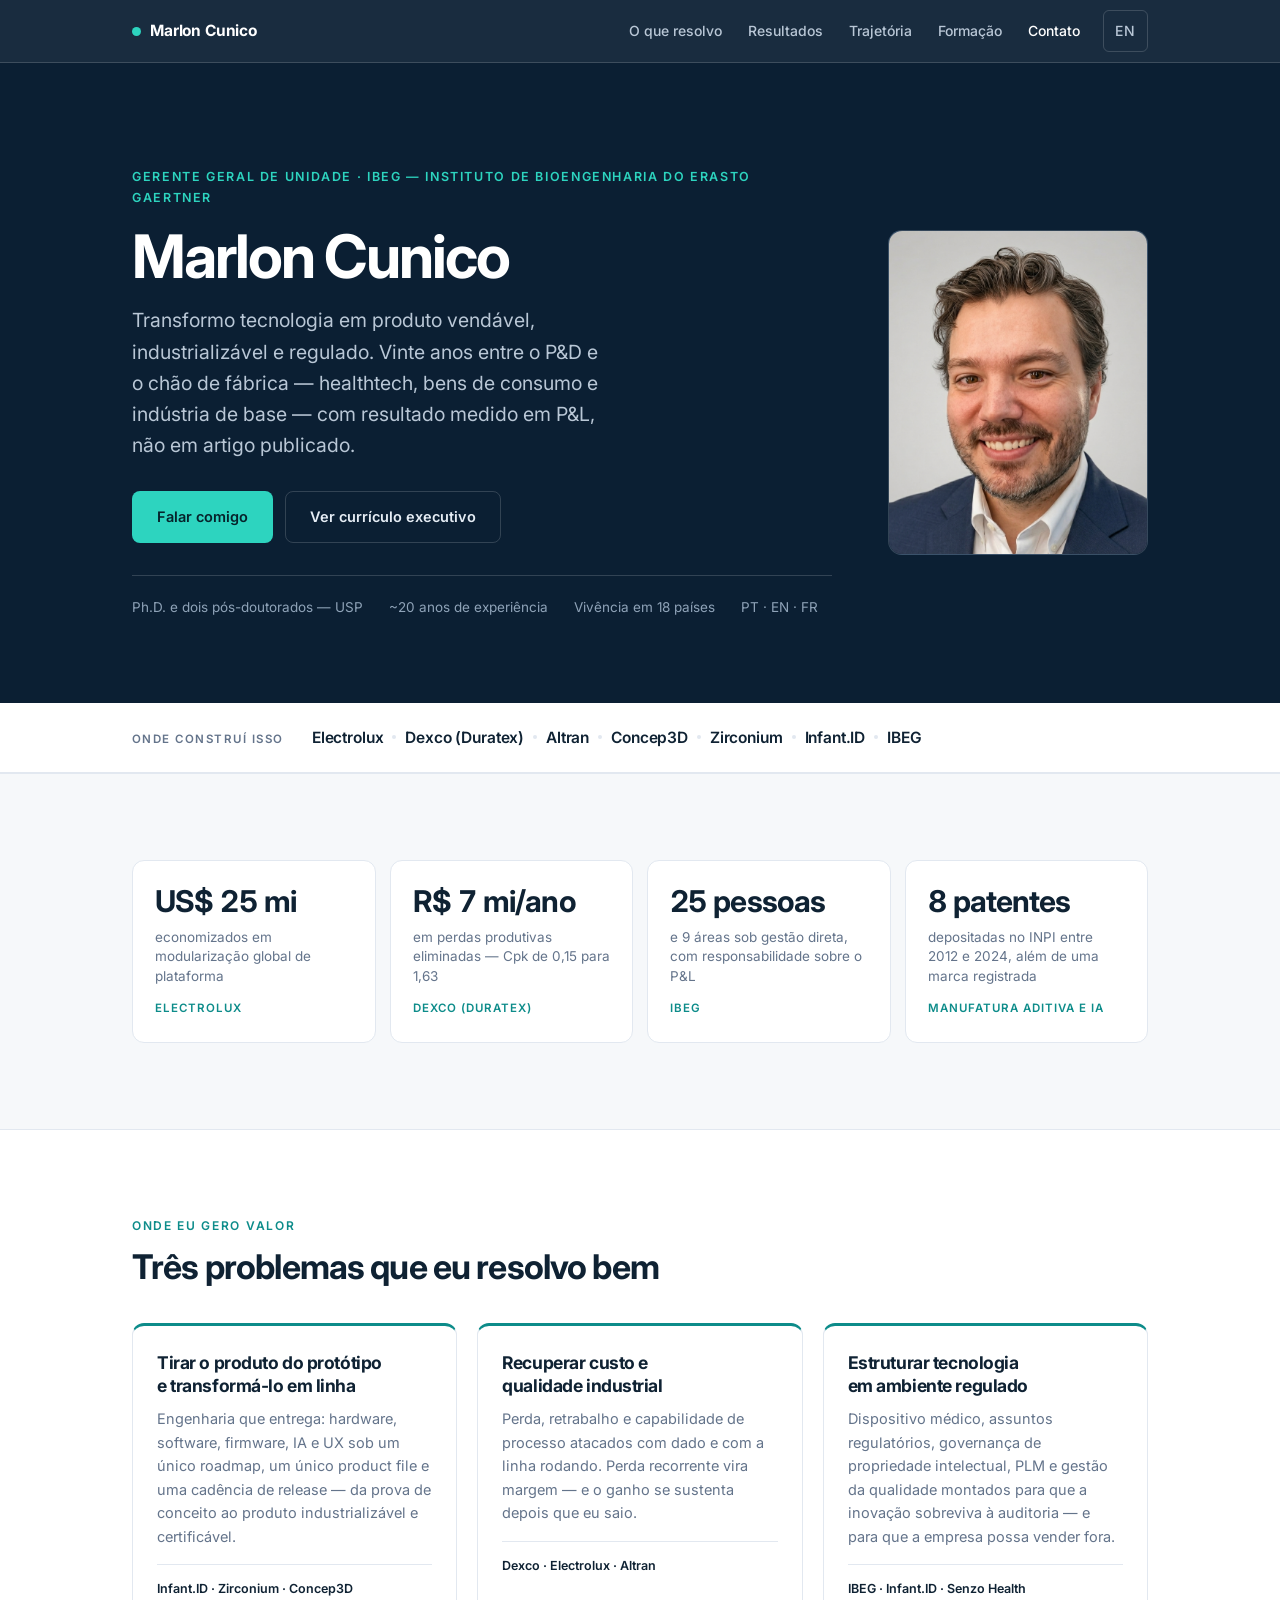
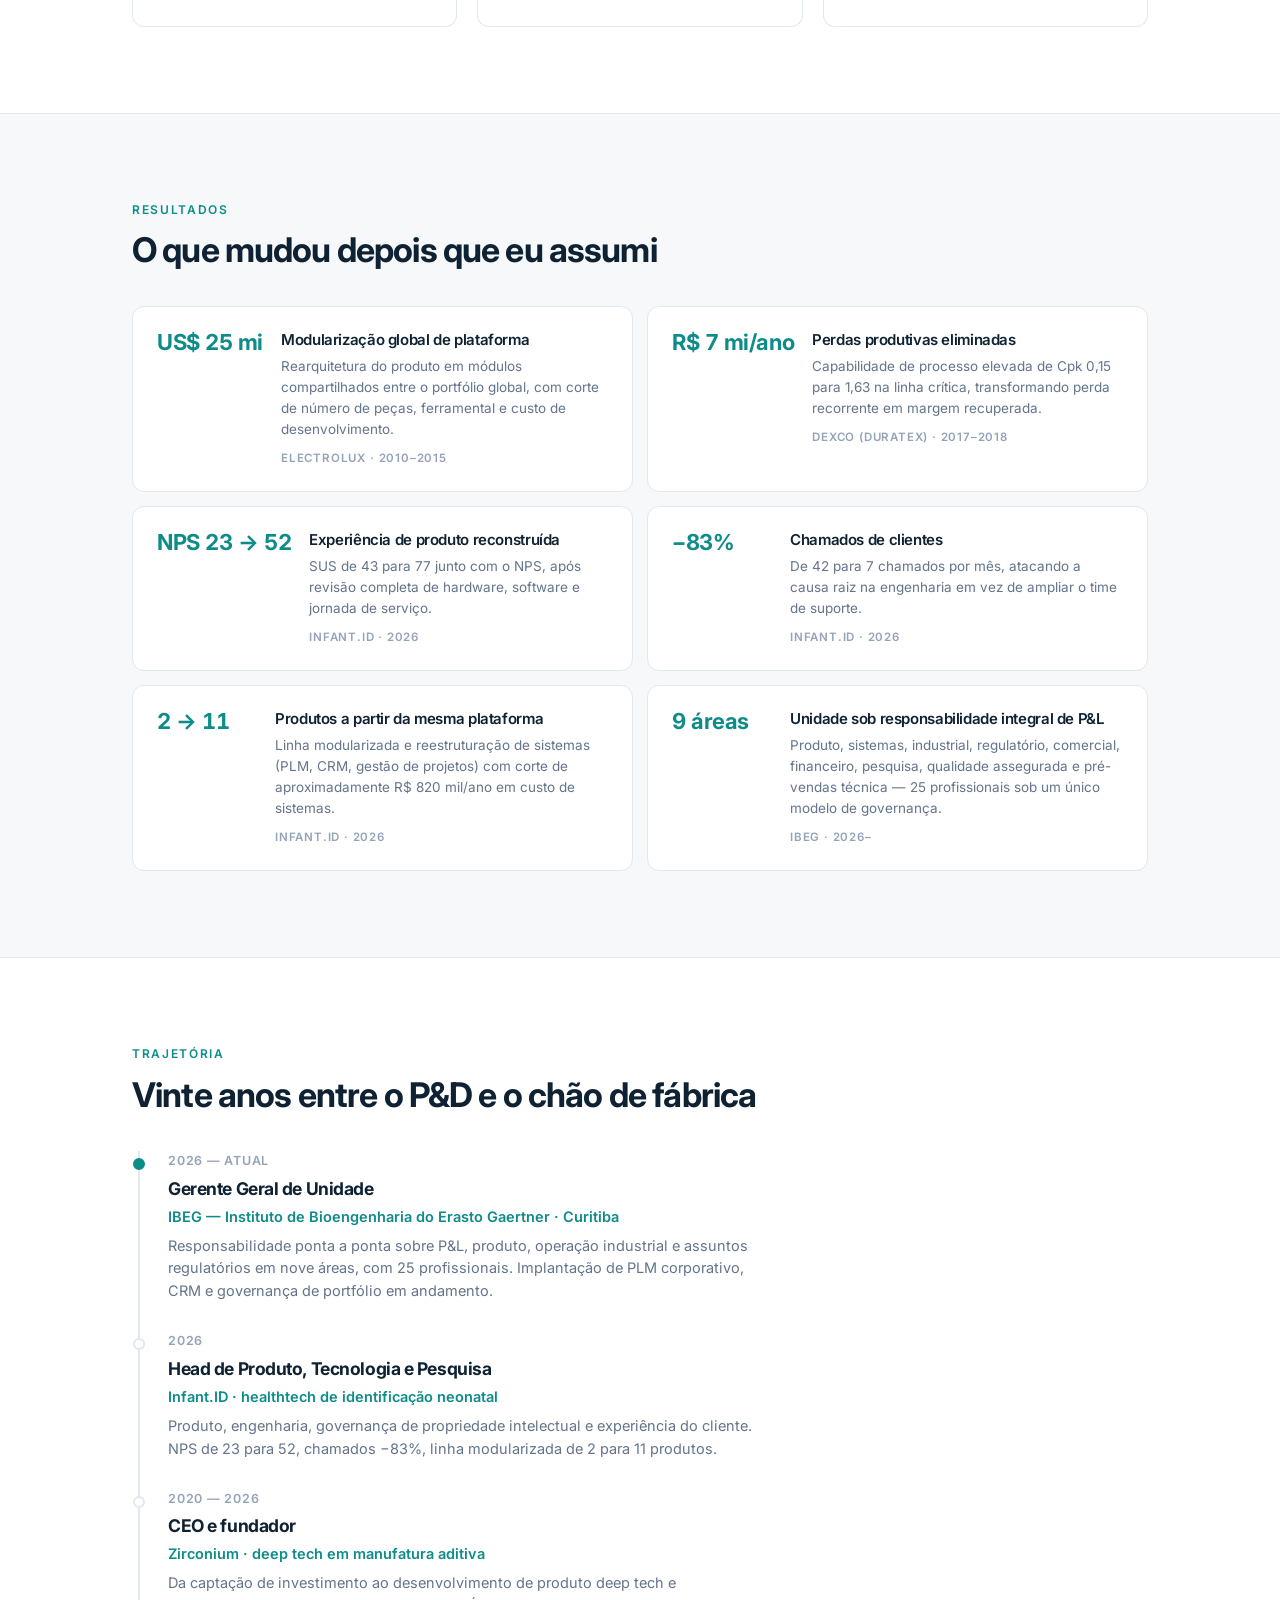
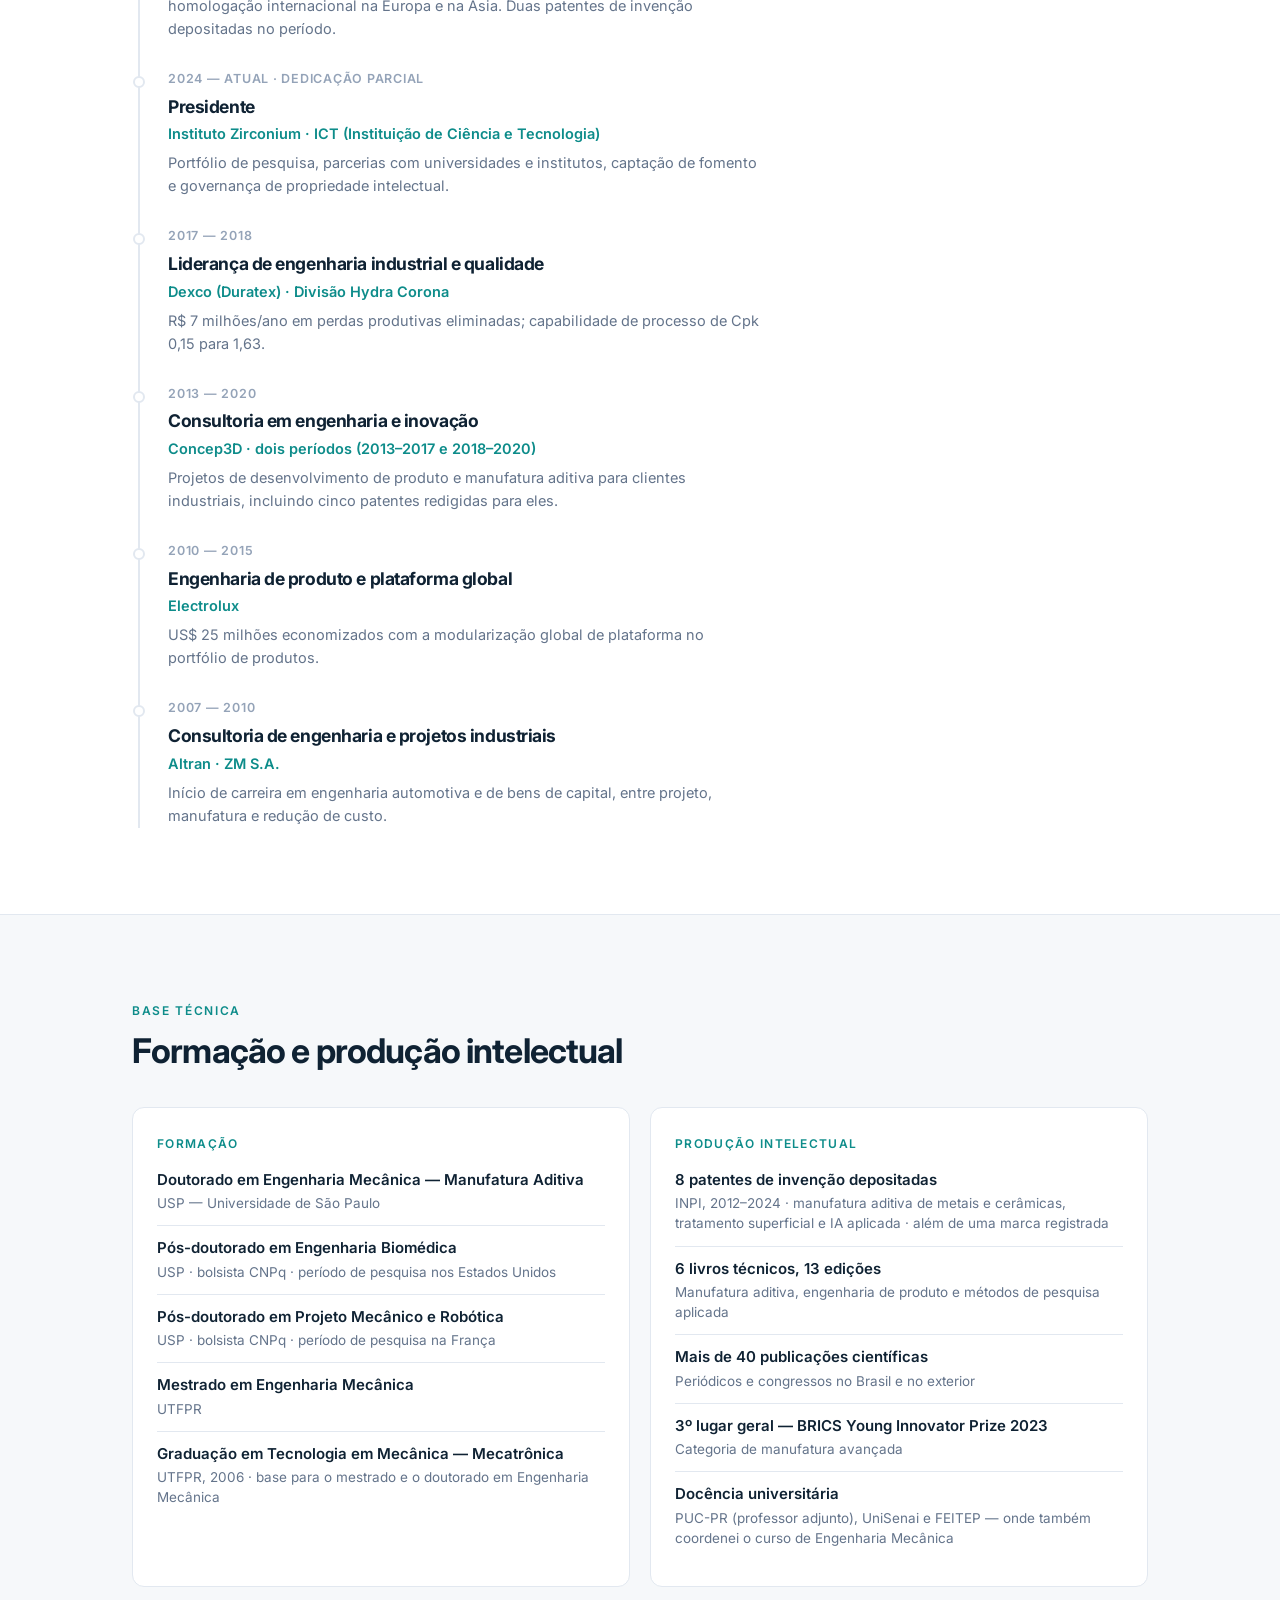
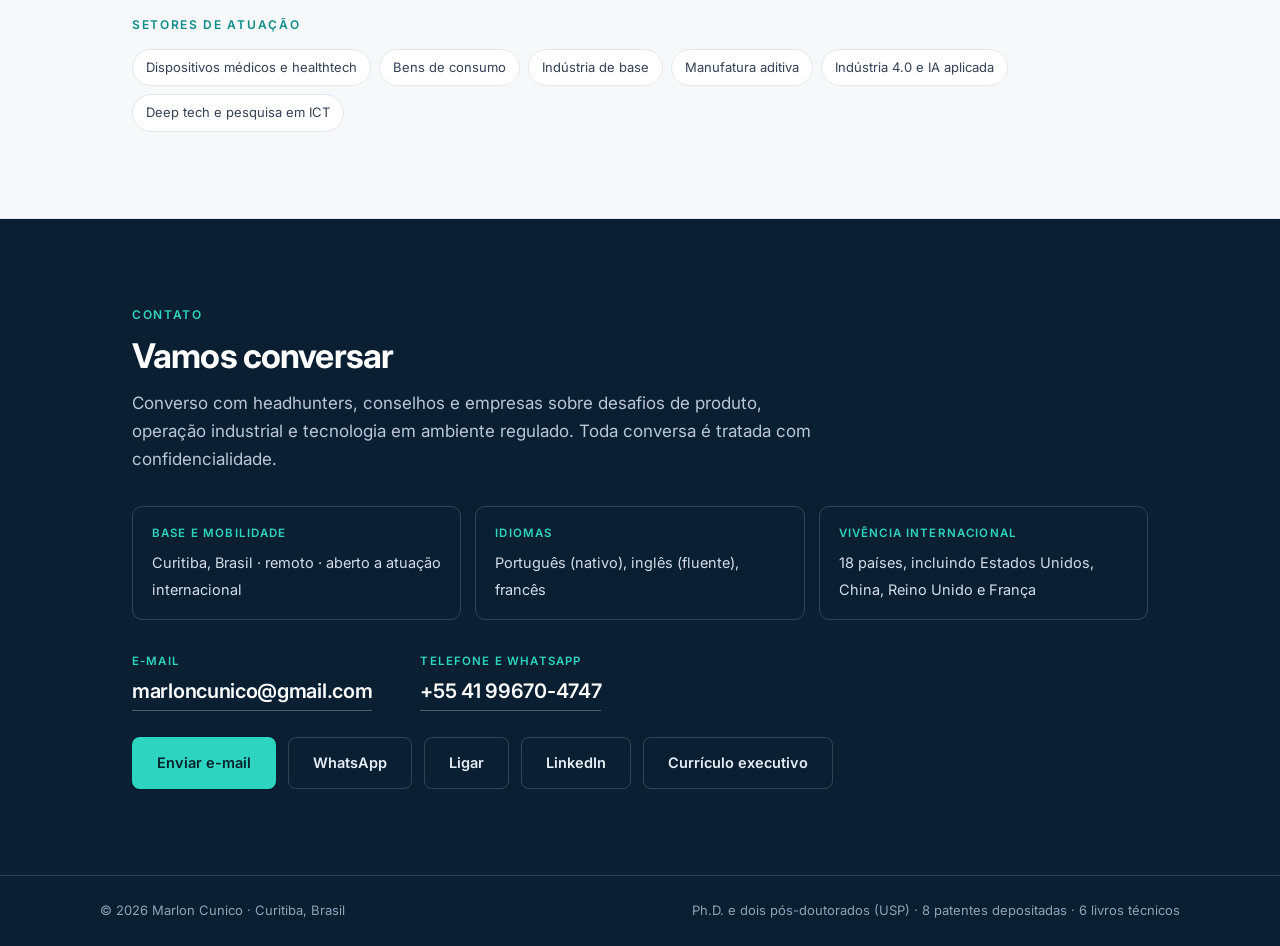
<file: index.html>
<!DOCTYPE html>
<html lang="pt-BR">
<head>
  <!-- Google Tag Manager -->
<script>(function(w,d,s,l,i){w[l]=w[l]||[];w[l].push({'gtm.start':
new Date().getTime(),event:'gtm.js'});var f=d.getElementsByTagName(s)[0],
j=d.createElement(s),dl=l!='dataLayer'?'&l='+l:'';j.async=true;j.src=
'https://www.googletagmanager.com/gtm.js?id='+i+dl;f.parentNode.insertBefore(j,f);
})(window,document,'script','dataLayer','GTM-KL75JTVR');</script>
<!-- End Google Tag Manager -->

  <!-- Google tag (gtag.js) -->
<script async src="https://www.googletagmanager.com/gtag/js?id=G-QDK02YBFKL"></script>
<script>
  window.dataLayer = window.dataLayer || [];
  function gtag(){dataLayer.push(arguments);}
  gtag('js', new Date());

  gtag('config', 'G-QDK02YBFKL');
</script>
  
<meta charset="utf-8">
<meta name="viewport" content="width=device-width, initial-scale=1">
<title>Marlon Cunico — Gerente Geral de Unidade | Operações Industriais, Manufatura e Qualidade | Healthtech, Dispositivos Médicos e Indústria de Base | Lean, Seis Sigma e ISO 9001/13485 | Ph.D.</title>
<meta name="description" content="Executivo de P&D e indústria com ~20 anos entre engenharia avançada e chão de fábrica. Gerente Geral de Unidade no IBEG, Ph.D. e dois pós-doutorados pela USP, 8 patentes depositadas. Healthtech, dispositivos médicos e Indústria 4.0.">
<meta name="author" content="Marlon Wesley Machado Cunico">
<link rel="canonical" href="https://www.marloncunico.com/">
<link rel="alternate" hreflang="pt-BR" href="https://www.marloncunico.com/">
<link rel="alternate" hreflang="en" href="https://www.marloncunico.com/en/">
<link rel="alternate" hreflang="x-default" href="https://www.marloncunico.com/">

<meta property="og:type" content="profile">
<meta property="og:locale" content="pt_BR">
<meta property="og:locale:alternate" content="en_US">
<meta property="og:site_name" content="Marlon Cunico">
<meta property="og:title" content="Marlon Cunico — Executivo de P&D e Indústria">
<meta property="og:description" content="Transformo tecnologia em produto vendável, industrializável e regulado. US$ 25 mi em modularização global, R$ 7 mi/ano em perdas eliminadas, 9 áreas e 25 profissionais sob gestão.">
<meta property="og:url" content="https://www.marloncunico.com/">
<meta property="og:image" content="https://www.marloncunico.com/assets/img/og-image.png">
<meta property="og:image:width" content="1200">
<meta property="og:image:height" content="630">
<meta name="twitter:card" content="summary_large_image">
<meta name="theme-color" content="#0B1F33">

<link rel="icon" href="assets/img/favicon.svg" type="image/svg+xml">
<link rel="apple-touch-icon" href="assets/img/favicon.svg">
<link rel="preconnect" href="https://fonts.googleapis.com">
<link rel="preconnect" href="https://fonts.gstatic.com" crossorigin>
<link rel="stylesheet" href="https://fonts.googleapis.com/css2?family=Inter:wght@400;500;600;700&display=swap">
<link rel="stylesheet" href="assets/css/style.css">
</head>
<body>
<a class="skip" href="#conteudo">Ir para o conteúdo</a>

<header class="site-head">
  <div class="wrap head-in">
    <a class="brand" href="#topo"><span class="dot"></span>Marlon Cunico</a>
    <button class="nav-toggle" type="button" aria-expanded="false" aria-controls="menu">Menu</button>
    <nav class="nav" id="menu" aria-label="Navegação principal">
      <a href="#problemas">O que resolvo</a>
      <a href="#resultados">Resultados</a>
      <a href="#trajetoria">Trajetória</a>
      <a href="#formacao">Formação</a>
      <a href="#contato">Contato</a>
      <a class="lang" href="en/" hreflang="en" lang="en">EN</a>
    </nav>
  </div>
</header>

<main id="conteudo">
  
<!-- Google Tag Manager (noscript) -->
<noscript><iframe src="https://www.googletagmanager.com/ns.html?id=GTM-KL75JTVR"
height="0" width="0" style="display:none;visibility:hidden"></iframe></noscript>
<!-- End Google Tag Manager (noscript) -->
  
<!-- ============================ HERO ============================ -->
<section class="hero" id="topo">
  <div class="wrap hero-grid">
    <div>
      <p class="kicker">Gerente Geral de Unidade · IBEG — Instituto de Bioengenharia do Erasto Gaertner</p>
      <h1>Marlon Cunico</h1>
      <p class="tagline">Transformo tecnologia em produto vendável, industrializável e regulado. Vinte anos entre o P&amp;D e o chão de fábrica — healthtech, bens de consumo e indústria de base — com resultado medido em P&amp;L, não em artigo publicado.</p>
      <div class="actions">
        <a class="btn btn--primary" href="mailto:marloncunico@gmail.com?subject=Contato%20executivo">Falar comigo</a>
        <a class="btn btn--ghost" href="https://drive.google.com/file/d/14XH7ylB9glgFxS18YAsTc5bB_9QrBayX/view?usp=drive_link" target="_blank" rel="noopener">Ver currículo executivo</a>
      </div>
      <p class="meta">
        <span>Ph.D. e dois pós-doutorados — USP</span>
        <span>~20 anos de experiência</span>
        <span>Vivência em 18 países</span>
        <span>PT · EN · FR</span>
      </p>
    </div>

    <!-- Para trocar a foto, substitua assets/img/marlon-cunico.png (proporção 4:5). -->
    <figure class="portrait">
      <img src="assets/img/marlon-cunico.png" alt="Marlon Cunico" width="640" height="800" onerror="this.remove()">
      <span class="portrait-mono" aria-hidden="true">MC</span>
    </figure>
  </div>
</section>

<!-- ============================ EMPRESAS ============================ -->
<section class="trust" aria-label="Empresas onde atuei">
  <div class="wrap trust-in">
    <p class="trust-label">Onde construí isso</p>
    <ul class="trust-list">
      <li>Electrolux</li>
      <li>Dexco (Duratex)</li>
      <li>Altran</li>
      <li>Concep3D</li>
      <li>Zirconium</li>
      <li>Infant.ID</li>
      <li>IBEG</li>
    </ul>
  </div>
</section>

<!-- ============================ NÚMEROS ============================ -->
<section class="section section--tint" aria-label="Números de carreira">
  <div class="wrap">
    <ul class="kpis">
      <li class="kpi">
        <p class="figure">US$ 25 mi</p>
        <p class="label">economizados em modularização global de plataforma</p>
        <p class="source">Electrolux</p>
      </li>
      <li class="kpi">
        <p class="figure">R$ 7 mi/ano</p>
        <p class="label">em perdas produtivas eliminadas — Cpk de 0,15 para 1,63</p>
        <p class="source">Dexco (Duratex)</p>
      </li>
      <li class="kpi">
        <p class="figure">25 pessoas</p>
        <p class="label">e 9 áreas sob gestão direta, com responsabilidade sobre o P&amp;L</p>
        <p class="source">IBEG</p>
      </li>
      <li class="kpi">
        <p class="figure">8 patentes</p>
        <p class="label">depositadas no INPI entre 2012 e 2024, além de uma marca registrada</p>
        <p class="source">Manufatura aditiva e IA</p>
      </li>
    </ul>
  </div>
</section>

<!-- ============================ PROBLEMAS ============================ -->
<section class="section" id="problemas">
  <div class="wrap">
    <div class="head-gap">
      <p class="eyebrow">Onde eu gero valor</p>
      <h2>Três problemas que eu resolvo bem</h2>
    </div>
    <div class="problems">
      <article class="problem">
        <h3>Tirar o produto do protótipo e transformá-lo em linha</h3>
        <p>Engenharia que entrega: hardware, software, firmware, IA e UX sob um único roadmap, um único product file e uma cadência de release — da prova de conceito ao produto industrializável e certificável.</p>
        <p class="who">Infant.ID · Zirconium · Concep3D</p>
      </article>
      <article class="problem">
        <h3>Recuperar custo e qualidade industrial</h3>
        <p>Perda, retrabalho e capabilidade de processo atacados com dado e com a linha rodando. Perda recorrente vira margem — e o ganho se sustenta depois que eu saio.</p>
        <p class="who">Dexco · Electrolux · Altran</p>
      </article>
      <article class="problem">
        <h3>Estruturar tecnologia em ambiente regulado</h3>
        <p>Dispositivo médico, assuntos regulatórios, governança de propriedade intelectual, PLM e gestão da qualidade montados para que a inovação sobreviva à auditoria — e para que a empresa possa vender fora.</p>
        <p class="who">IBEG · Infant.ID · Senzo Health</p>
      </article>
    </div>
  </div>
</section>

<!-- ============================ RESULTADOS ============================ -->
<section class="section section--tint" id="resultados">
  <div class="wrap">
    <div class="head-gap">
      <p class="eyebrow">Resultados</p>
      <h2>O que mudou depois que eu assumi</h2>
    </div>
    <div class="results">
      <article class="result">
        <p class="figure">US$ 25 mi</p>
        <div>
          <h3>Modularização global de plataforma</h3>
          <p>Rearquitetura do produto em módulos compartilhados entre o portfólio global, com corte de número de peças, ferramental e custo de desenvolvimento.</p>
          <p class="where">Electrolux · 2010–2015</p>
        </div>
      </article>
      <article class="result">
        <p class="figure">R$ 7 mi/ano</p>
        <div>
          <h3>Perdas produtivas eliminadas</h3>
          <p>Capabilidade de processo elevada de Cpk 0,15 para 1,63 na linha crítica, transformando perda recorrente em margem recuperada.</p>
          <p class="where">Dexco (Duratex) · 2017–2018</p>
        </div>
      </article>
      <article class="result">
        <p class="figure">NPS 23 → 52</p>
        <div>
          <h3>Experiência de produto reconstruída</h3>
          <p>SUS de 43 para 77 junto com o NPS, após revisão completa de hardware, software e jornada de serviço.</p>
          <p class="where">Infant.ID · 2026</p>
        </div>
      </article>
      <article class="result">
        <p class="figure">−83%</p>
        <div>
          <h3>Chamados de clientes</h3>
          <p>De 42 para 7 chamados por mês, atacando a causa raiz na engenharia em vez de ampliar o time de suporte.</p>
          <p class="where">Infant.ID · 2026</p>
        </div>
      </article>
      <article class="result">
        <p class="figure">2 → 11</p>
        <div>
          <h3>Produtos a partir da mesma plataforma</h3>
          <p>Linha modularizada e reestruturação de sistemas (PLM, CRM, gestão de projetos) com corte de aproximadamente R$ 820 mil/ano em custo de sistemas.</p>
          <p class="where">Infant.ID · 2026</p>
        </div>
      </article>
      <article class="result">
        <p class="figure">9 áreas</p>
        <div>
          <h3>Unidade sob responsabilidade integral de P&amp;L</h3>
          <p>Produto, sistemas, industrial, regulatório, comercial, financeiro, pesquisa, qualidade assegurada e pré-vendas técnica — 25 profissionais sob um único modelo de governança.</p>
          <p class="where">IBEG · 2026–</p>
        </div>
      </article>
    </div>
  </div>
</section>

<!-- ============================ TRAJETÓRIA ============================ -->
<section class="section" id="trajetoria">
  <div class="wrap">
    <div class="head-gap">
      <p class="eyebrow">Trajetória</p>
      <h2>Vinte anos entre o P&amp;D e o chão de fábrica</h2>
    </div>
    <ol class="timeline">
      <li class="current">
        <p class="when">2026 — atual</p>
        <h3>Gerente Geral de Unidade</h3>
        <p class="org">IBEG — Instituto de Bioengenharia do Erasto Gaertner · Curitiba</p>
        <p>Responsabilidade ponta a ponta sobre P&amp;L, produto, operação industrial e assuntos regulatórios em nove áreas, com 25 profissionais. Implantação de PLM corporativo, CRM e governança de portfólio em andamento.</p>
      </li>
      <li>
        <p class="when">2026</p>
        <h3>Head de Produto, Tecnologia e Pesquisa</h3>
        <p class="org">Infant.ID · healthtech de identificação neonatal</p>
        <p>Produto, engenharia, governança de propriedade intelectual e experiência do cliente. NPS de 23 para 52, chamados −83%, linha modularizada de 2 para 11 produtos.</p>
      </li>
      <li>
        <p class="when">2020 — 2026</p>
        <h3>CEO e fundador</h3>
        <p class="org">Zirconium · deep tech em manufatura aditiva</p>
        <p>Da captação de investimento ao desenvolvimento de produto deep tech e homologação internacional na Europa e na Ásia. Duas patentes de invenção depositadas no período.</p>
      </li>
      <li>
        <p class="when">2024 — atual · dedicação parcial</p>
        <h3>Presidente</h3>
        <p class="org">Instituto Zirconium · ICT (Instituição de Ciência e Tecnologia)</p>
        <p>Portfólio de pesquisa, parcerias com universidades e institutos, captação de fomento e governança de propriedade intelectual.</p>
      </li>
      <li>
        <p class="when">2017 — 2018</p>
        <h3>Liderança de engenharia industrial e qualidade</h3>
        <p class="org">Dexco (Duratex) · Divisão Hydra Corona</p>
        <p>R$ 7 milhões/ano em perdas produtivas eliminadas; capabilidade de processo de Cpk 0,15 para 1,63.</p>
      </li>
      <li>
        <p class="when">2013 — 2020</p>
        <h3>Consultoria em engenharia e inovação</h3>
        <p class="org">Concep3D · dois períodos (2013–2017 e 2018–2020)</p>
        <p>Projetos de desenvolvimento de produto e manufatura aditiva para clientes industriais, incluindo cinco patentes redigidas para eles.</p>
      </li>
      <li>
        <p class="when">2010 — 2015</p>
        <h3>Engenharia de produto e plataforma global</h3>
        <p class="org">Electrolux</p>
        <p>US$ 25 milhões economizados com a modularização global de plataforma no portfólio de produtos.</p>
      </li>
      <li>
        <p class="when">2007 — 2010</p>
        <h3>Consultoria de engenharia e projetos industriais</h3>
        <p class="org">Altran · ZM S.A.</p>
        <p>Início de carreira em engenharia automotiva e de bens de capital, entre projeto, manufatura e redução de custo.</p>
      </li>
    </ol>
  </div>
</section>

<!-- ============================ FORMAÇÃO ============================ -->
<section class="section section--tint" id="formacao">
  <div class="wrap">
    <div class="head-gap">
      <p class="eyebrow">Base técnica</p>
      <h2>Formação e produção intelectual</h2>
    </div>
    <div class="two-cols">
      <div class="panel">
        <h3>Formação</h3>
        <div class="entry">
          <strong>Doutorado em Engenharia Mecânica — Manufatura Aditiva</strong>
          <span>USP — Universidade de São Paulo</span>
        </div>
        <div class="entry">
          <strong>Pós-doutorado em Engenharia Biomédica</strong>
          <span>USP · bolsista CNPq · período de pesquisa nos Estados Unidos</span>
        </div>
        <div class="entry">
          <strong>Pós-doutorado em Projeto Mecânico e Robótica</strong>
          <span>USP · bolsista CNPq · período de pesquisa na França</span>
        </div>
        <div class="entry">
          <strong>Mestrado em Engenharia Mecânica</strong>
          <span>UTFPR</span>
        </div>
        <div class="entry">
          <strong>Graduação em Tecnologia em Mecânica — Mecatrônica</strong>
          <span>UTFPR, 2006 · base para o mestrado e o doutorado em Engenharia Mecânica</span>
        </div>
      </div>

      <div class="panel">
        <h3>Produção intelectual</h3>
        <div class="entry">
          <strong>8 patentes de invenção depositadas</strong>
          <span>INPI, 2012–2024 · manufatura aditiva de metais e cerâmicas, tratamento superficial e IA aplicada · além de uma marca registrada</span>
        </div>
        <div class="entry">
          <strong>6 livros técnicos, 13 edições</strong>
          <span>Manufatura aditiva, engenharia de produto e métodos de pesquisa aplicada</span>
        </div>
        <div class="entry">
          <strong>Mais de 40 publicações científicas</strong>
          <span>Periódicos e congressos no Brasil e no exterior</span>
        </div>
        <div class="entry">
          <strong>3º lugar geral — BRICS Young Innovator Prize 2023</strong>
          <span>Categoria de manufatura avançada</span>
        </div>
        <div class="entry">
          <strong>Docência universitária</strong>
          <span>PUC-PR (professor adjunto), UniSenai e FEITEP — onde também coordenei o curso de Engenharia Mecânica</span>
        </div>
      </div>
    </div>

    <p class="eyebrow" style="margin-top:28px">Setores de atuação</p>
    <div class="tags">
      <span class="tag">Dispositivos médicos e healthtech</span>
      <span class="tag">Bens de consumo</span>
      <span class="tag">Indústria de base</span>
      <span class="tag">Manufatura aditiva</span>
      <span class="tag">Indústria 4.0 e IA aplicada</span>
      <span class="tag">Deep tech e pesquisa em ICT</span>
    </div>
  </div>
</section>

<!-- ============================ CONTATO ============================ -->
<section class="section section--dark" id="contato">
  <div class="wrap">
    <p class="eyebrow">Contato</p>
    <h2>Vamos conversar</h2>
    <p class="intro">Converso com headhunters, conselhos e empresas sobre desafios de produto, operação industrial e tecnologia em ambiente regulado. Toda conversa é tratada com confidencialidade.</p>

    <div class="avail">
      <div>
        <strong>Base e mobilidade</strong>
        <span>Curitiba, Brasil · remoto · aberto a atuação internacional</span>
      </div>
      <div>
        <strong>Idiomas</strong>
        <span>Português (nativo), inglês (fluente), francês</span>
      </div>
      <div>
        <strong>Vivência internacional</strong>
        <span>18 países, incluindo Estados Unidos, China, Reino Unido e França</span>
      </div>
    </div>

    <ul class="contact-lines">
      <li><span>E-mail</span><a href="mailto:marloncunico@gmail.com?subject=Contato%20executivo">marloncunico@gmail.com</a></li>
      <li><span>Telefone e WhatsApp</span><a href="tel:+5541996704747">+55 41 99670-4747</a></li>
    </ul>

    <div class="contact-actions">
      <a class="btn btn--primary" href="mailto:marloncunico@gmail.com?subject=Contato%20executivo">Enviar e-mail</a>
      <a class="btn btn--ghost" href="https://wa.me/5541996704747" target="_blank" rel="noopener">WhatsApp</a>
      <a class="btn btn--ghost" href="tel:+5541996704747">Ligar</a>
      <a class="btn btn--ghost" href="https://www.linkedin.com/in/marlon-cunico-b2b38110/" target="_blank" rel="noopener">LinkedIn</a>
      <a class="btn btn--ghost" href="https://drive.google.com/file/d/14XH7ylB9glgFxS18YAsTc5bB_9QrBayX/view?usp=drive_link" target="_blank" rel="noopener">Currículo executivo</a>
    </div>
  </div>
</section>

</main>

<footer class="site-foot">
  <div class="wrap foot-in">
    <span>© 2026 Marlon Cunico · Curitiba, Brasil</span>
    <span>Ph.D. e dois pós-doutorados (USP) · 8 patentes depositadas · 6 livros técnicos</span>
  </div>
</footer>

<script src="assets/js/main.js" defer></script>

<script type="application/ld+json">
{
  "@context": "https://schema.org",
  "@type": "Person",
  "name": "Marlon Cunico",
  "alternateName": "Marlon Wesley Machado Cunico",
  "url": "https://www.marloncunico.com/",
  "image": "https://www.marloncunico.com/assets/img/marlon-cunico.png",
  "telephone": "+55-41-99670-4747",
  "email": "mailto:marloncunico@gmail.com",
  "jobTitle": "Gerente Geral de Unidade",
  "description": "Executivo de P&D e indústria com cerca de 20 anos entre engenharia avançada, gestão geral e inovação. Ph.D. e dois pós-doutorados pela USP em manufatura aditiva e engenharia biomédica.",
  "worksFor": {
    "@type": "Organization",
    "name": "IBEG — Instituto de Bioengenharia do Erasto Gaertner"
  },
  "alumniOf": [
    { "@type": "CollegeOrUniversity", "name": "Universidade de São Paulo (USP)" },
    { "@type": "CollegeOrUniversity", "name": "Universidade Tecnológica Federal do Paraná (UTFPR)" }
  ],
  "knowsAbout": [
    "Manufatura aditiva",
    "Dispositivos médicos",
    "Engenharia de produto",
    "Indústria 4.0",
    "Assuntos regulatórios",
    "Gestão industrial"
  ],
  "knowsLanguage": ["pt-BR", "en", "fr"],
  "address": {
    "@type": "PostalAddress",
    "addressLocality": "Curitiba",
    "addressRegion": "PR",
    "addressCountry": "BR"
  },
  "sameAs": [
    "https://www.linkedin.com/in/marlon-cunico-b2b38110/",
    "http://lattes.cnpq.br/1738615239211559"
  ]
}
</script>
</body>
</html>
</file>
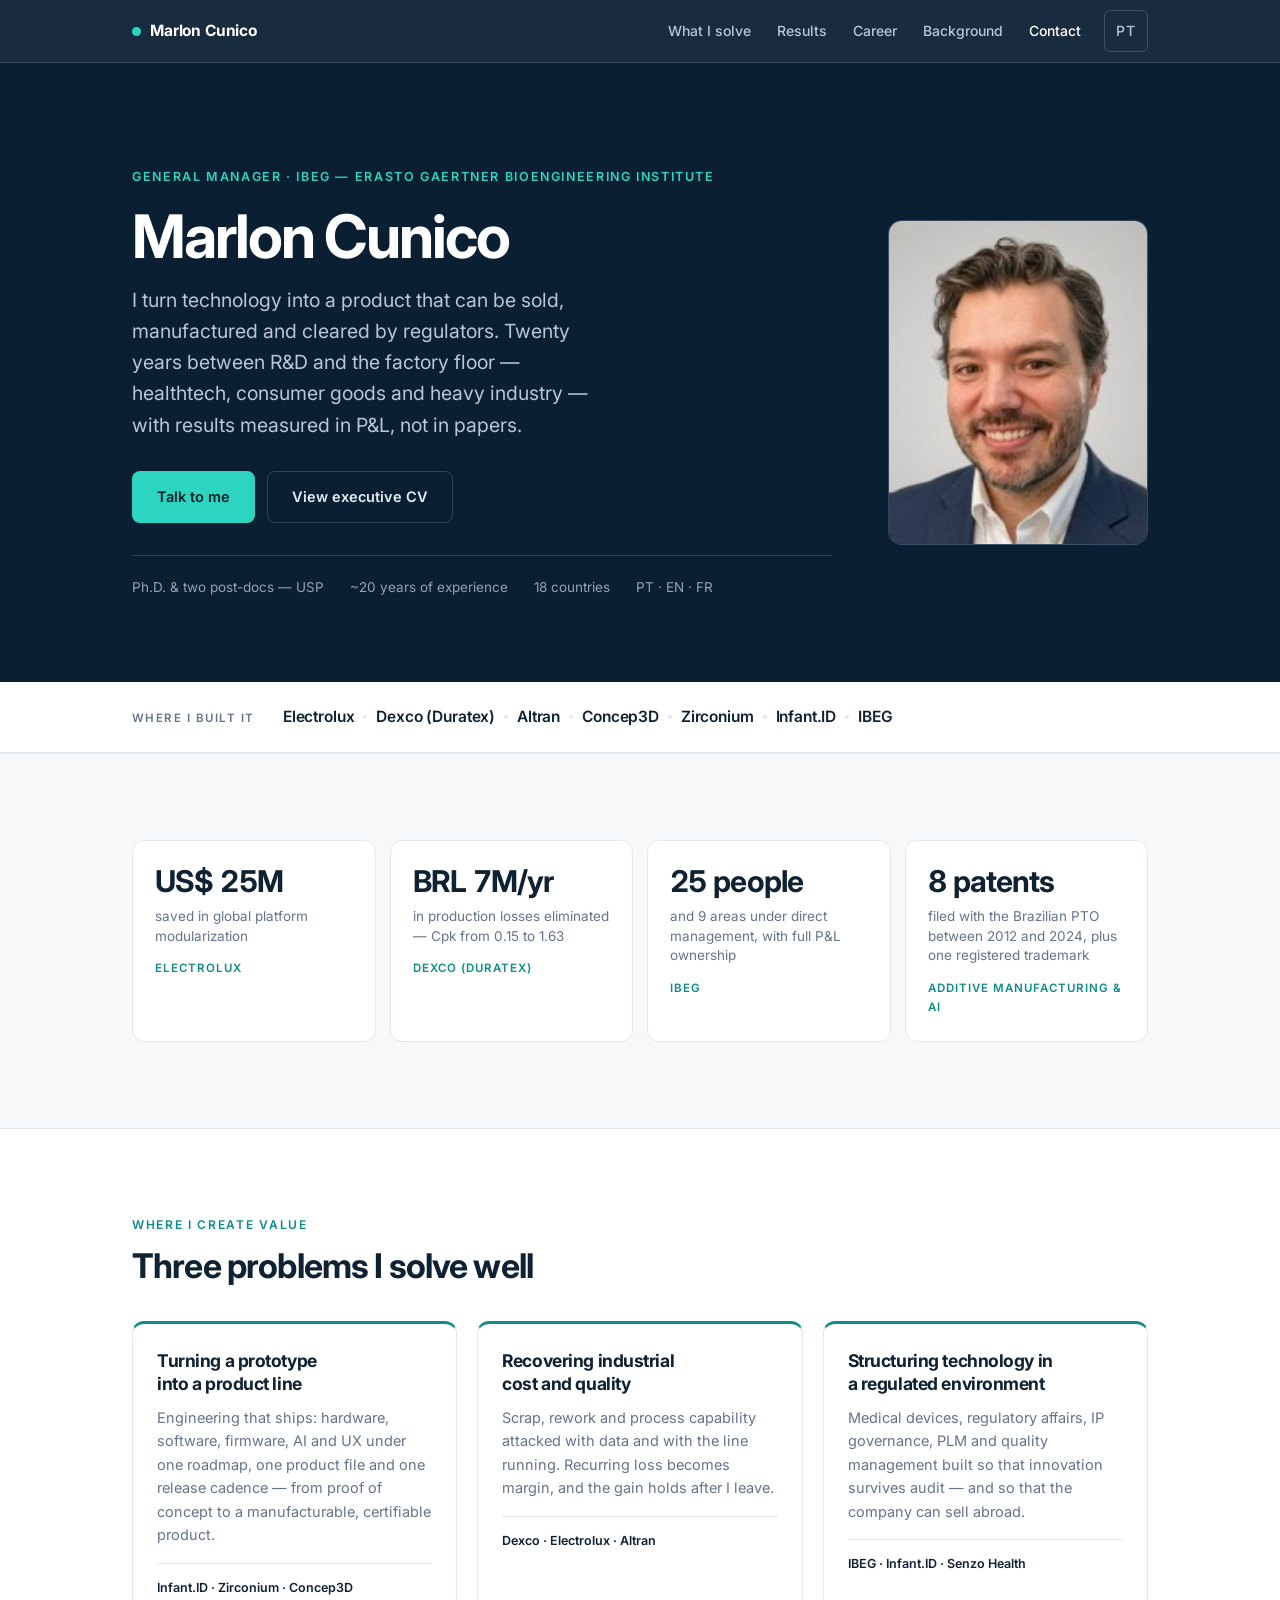
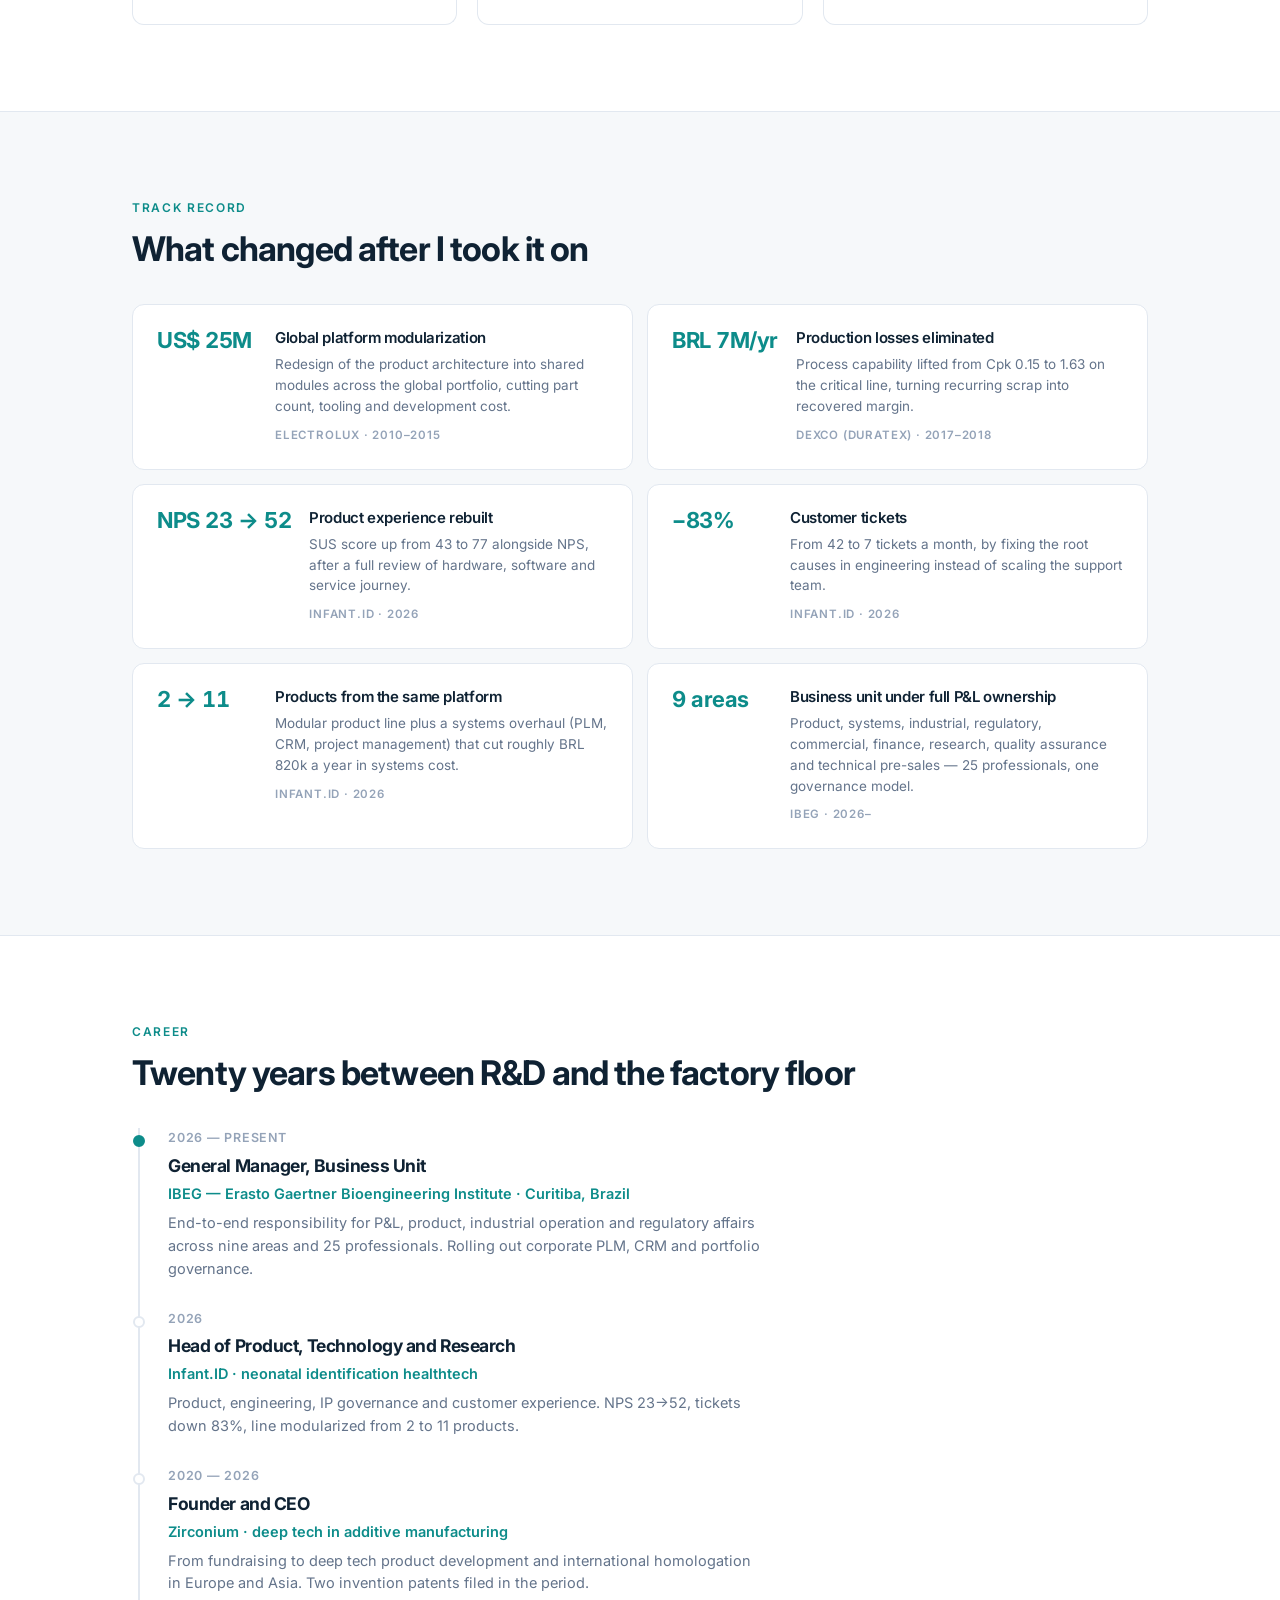
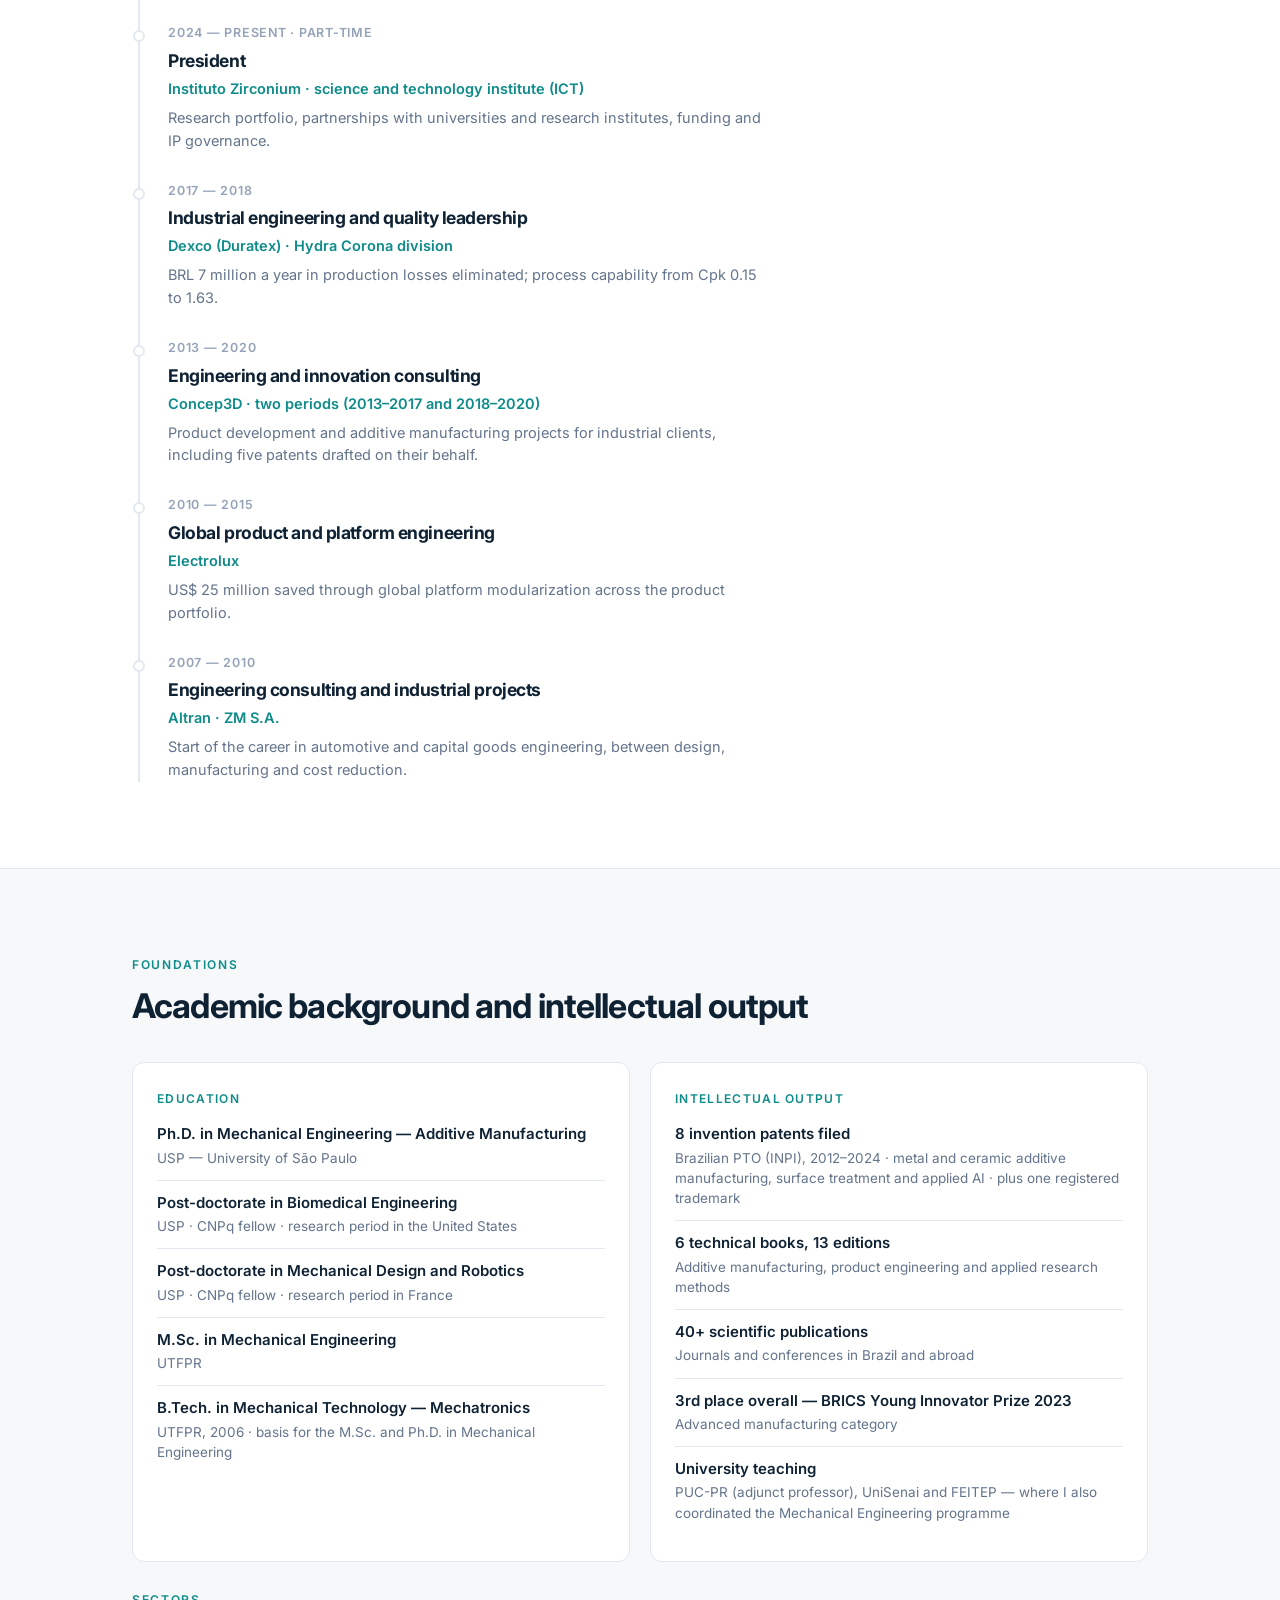
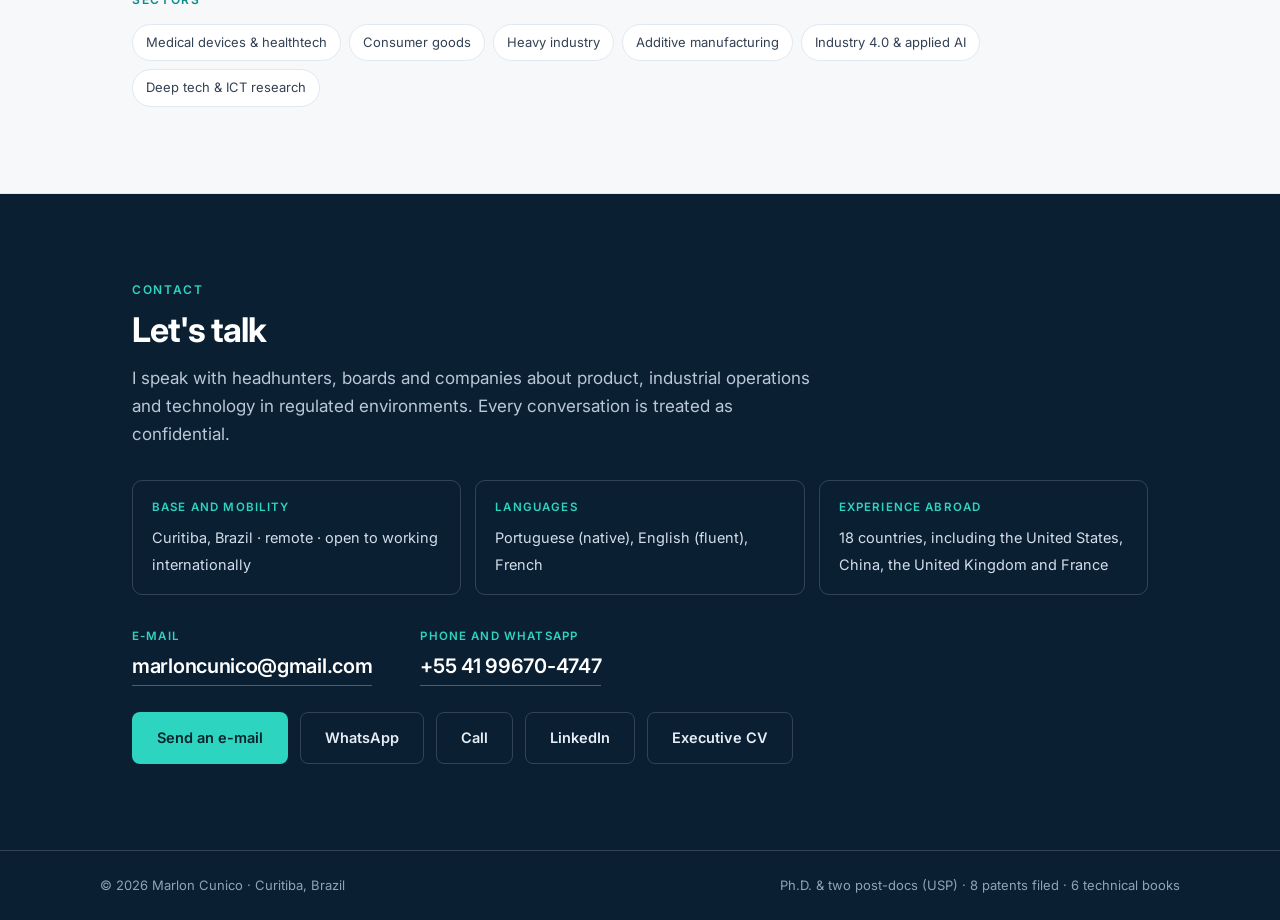
<file: en/index.html>
<!DOCTYPE html>
<html lang="en">
<head>
<meta charset="utf-8">
<meta name="viewport" content="width=device-width, initial-scale=1">
<title>Marlon Cunico — R&D and Industrial Executive | CEO, General Manager, Industrial Director</title>
<meta name="description" content="R&D and industrial executive with ~20 years between advanced engineering and the factory floor. General Manager at IBEG, Ph.D. and two post-docs from USP, 8 patents filed. Healthtech, medical devices and Industry 4.0.">
<meta name="author" content="Marlon Wesley Machado Cunico">
<link rel="canonical" href="https://www.marloncunico.com/en/">
<link rel="alternate" hreflang="pt-BR" href="https://www.marloncunico.com/">
<link rel="alternate" hreflang="en" href="https://www.marloncunico.com/en/">
<link rel="alternate" hreflang="x-default" href="https://www.marloncunico.com/">

<meta property="og:type" content="profile">
<meta property="og:locale" content="en_US">
<meta property="og:locale:alternate" content="pt_BR">
<meta property="og:site_name" content="Marlon Cunico">
<meta property="og:title" content="Marlon Cunico — R&D and Industrial Executive">
<meta property="og:description" content="I turn technology into a product that can be sold, manufactured and cleared by regulators. US$ 25M in global modularization, BRL 7M/yr in losses eliminated, 9 areas and 25 professionals under management.">
<meta property="og:url" content="https://www.marloncunico.com/en/">
<meta property="og:image" content="https://www.marloncunico.com/assets/img/og-image.png">
<meta property="og:image:width" content="1200">
<meta property="og:image:height" content="630">
<meta name="twitter:card" content="summary_large_image">
<meta name="theme-color" content="#0B1F33">

<link rel="icon" href="../assets/img/favicon.svg" type="image/svg+xml">
<link rel="apple-touch-icon" href="../assets/img/favicon.svg">
<link rel="preconnect" href="https://fonts.googleapis.com">
<link rel="preconnect" href="https://fonts.gstatic.com" crossorigin>
<link rel="stylesheet" href="https://fonts.googleapis.com/css2?family=Inter:wght@400;500;600;700&display=swap">
<link rel="stylesheet" href="../assets/css/style.css">
</head>
<body>
<a class="skip" href="#content">Skip to content</a>

<header class="site-head">
  <div class="wrap head-in">
    <a class="brand" href="#top"><span class="dot"></span>Marlon Cunico</a>
    <button class="nav-toggle" type="button" aria-expanded="false" aria-controls="menu">Menu</button>
    <nav class="nav" id="menu" aria-label="Main navigation">
      <a href="#problems">What I solve</a>
      <a href="#results">Results</a>
      <a href="#career">Career</a>
      <a href="#background">Background</a>
      <a href="#contact">Contact</a>
      <a class="lang" href="../" hreflang="pt-BR" lang="pt-BR">PT</a>
    </nav>
  </div>
</header>

<main id="content">

<!-- ============================ HERO ============================ -->
<section class="hero" id="top">
  <div class="wrap hero-grid">
    <div>
      <p class="kicker">General Manager · IBEG — Erasto Gaertner Bioengineering Institute</p>
      <h1>Marlon Cunico</h1>
      <p class="tagline">I turn technology into a product that can be sold, manufactured and cleared by regulators. Twenty years between R&amp;D and the factory floor — healthtech, consumer goods and heavy industry — with results measured in P&amp;L, not in papers.</p>
      <div class="actions">
        <a class="btn btn--primary" href="mailto:marloncunico@gmail.com?subject=Executive%20enquiry">Talk to me</a>
        <a class="btn btn--ghost" href="https://drive.google.com/file/d/1Si0l3uLWGOA5UE0B-gTMAku4JBmBwj88/view?usp=drive_link" target="_blank" rel="noopener">View executive CV</a>
      </div>
      <p class="meta">
        <span>Ph.D. &amp; two post-docs — USP</span>
        <span>~20 years of experience</span>
        <span>18 countries</span>
        <span>PT · EN · FR</span>
      </p>
    </div>

    <!-- To change the photo, replace assets/img/marlon-cunico.jpg (4:5 ratio). -->
    <figure class="portrait">
      <img src="../assets/img/marlon-cunico.jpg" alt="Marlon Cunico" width="640" height="800" onerror="this.remove()">
      <span class="portrait-mono" aria-hidden="true">MC</span>
    </figure>
  </div>
</section>

<!-- ============================ COMPANIES ============================ -->
<section class="trust" aria-label="Companies I worked for">
  <div class="wrap trust-in">
    <p class="trust-label">Where I built it</p>
    <ul class="trust-list">
      <li>Electrolux</li>
      <li>Dexco (Duratex)</li>
      <li>Altran</li>
      <li>Concep3D</li>
      <li>Zirconium</li>
      <li>Infant.ID</li>
      <li>IBEG</li>
    </ul>
  </div>
</section>

<!-- ============================ KPIs ============================ -->
<section class="section section--tint" aria-label="Career figures">
  <div class="wrap">
    <ul class="kpis">
      <li class="kpi">
        <p class="figure">US$ 25M</p>
        <p class="label">saved in global platform modularization</p>
        <p class="source">Electrolux</p>
      </li>
      <li class="kpi">
        <p class="figure">BRL 7M/yr</p>
        <p class="label">in production losses eliminated — Cpk from 0.15 to 1.63</p>
        <p class="source">Dexco (Duratex)</p>
      </li>
      <li class="kpi">
        <p class="figure">25 people</p>
        <p class="label">and 9 areas under direct management, with full P&amp;L ownership</p>
        <p class="source">IBEG</p>
      </li>
      <li class="kpi">
        <p class="figure">8 patents</p>
        <p class="label">filed with the Brazilian PTO between 2012 and 2024, plus one registered trademark</p>
        <p class="source">Additive manufacturing &amp; AI</p>
      </li>
    </ul>
  </div>
</section>

<!-- ============================ PROBLEMS ============================ -->
<section class="section" id="problems">
  <div class="wrap">
    <div class="head-gap">
      <p class="eyebrow">Where I create value</p>
      <h2>Three problems I solve well</h2>
    </div>
    <div class="problems">
      <article class="problem">
        <h3>Turning a prototype into a product line</h3>
        <p>Engineering that ships: hardware, software, firmware, AI and UX under one roadmap, one product file and one release cadence — from proof of concept to a manufacturable, certifiable product.</p>
        <p class="who">Infant.ID · Zirconium · Concep3D</p>
      </article>
      <article class="problem">
        <h3>Recovering industrial cost and quality</h3>
        <p>Scrap, rework and process capability attacked with data and with the line running. Recurring loss becomes margin, and the gain holds after I leave.</p>
        <p class="who">Dexco · Electrolux · Altran</p>
      </article>
      <article class="problem">
        <h3>Structuring technology in a regulated environment</h3>
        <p>Medical devices, regulatory affairs, IP governance, PLM and quality management built so that innovation survives audit — and so that the company can sell abroad.</p>
        <p class="who">IBEG · Infant.ID · Senzo Health</p>
      </article>
    </div>
  </div>
</section>

<!-- ============================ RESULTS ============================ -->
<section class="section section--tint" id="results">
  <div class="wrap">
    <div class="head-gap">
      <p class="eyebrow">Track record</p>
      <h2>What changed after I took it on</h2>
    </div>
    <div class="results">
      <article class="result">
        <p class="figure">US$ 25M</p>
        <div>
          <h3>Global platform modularization</h3>
          <p>Redesign of the product architecture into shared modules across the global portfolio, cutting part count, tooling and development cost.</p>
          <p class="where">Electrolux · 2010–2015</p>
        </div>
      </article>
      <article class="result">
        <p class="figure">BRL 7M/yr</p>
        <div>
          <h3>Production losses eliminated</h3>
          <p>Process capability lifted from Cpk 0.15 to 1.63 on the critical line, turning recurring scrap into recovered margin.</p>
          <p class="where">Dexco (Duratex) · 2017–2018</p>
        </div>
      </article>
      <article class="result">
        <p class="figure">NPS 23 → 52</p>
        <div>
          <h3>Product experience rebuilt</h3>
          <p>SUS score up from 43 to 77 alongside NPS, after a full review of hardware, software and service journey.</p>
          <p class="where">Infant.ID · 2026</p>
        </div>
      </article>
      <article class="result">
        <p class="figure">−83%</p>
        <div>
          <h3>Customer tickets</h3>
          <p>From 42 to 7 tickets a month, by fixing the root causes in engineering instead of scaling the support team.</p>
          <p class="where">Infant.ID · 2026</p>
        </div>
      </article>
      <article class="result">
        <p class="figure">2 → 11</p>
        <div>
          <h3>Products from the same platform</h3>
          <p>Modular product line plus a systems overhaul (PLM, CRM, project management) that cut roughly BRL 820k a year in systems cost.</p>
          <p class="where">Infant.ID · 2026</p>
        </div>
      </article>
      <article class="result">
        <p class="figure">9 areas</p>
        <div>
          <h3>Business unit under full P&amp;L ownership</h3>
          <p>Product, systems, industrial, regulatory, commercial, finance, research, quality assurance and technical pre-sales — 25 professionals, one governance model.</p>
          <p class="where">IBEG · 2026–</p>
        </div>
      </article>
    </div>
  </div>
</section>

<!-- ============================ CAREER ============================ -->
<section class="section" id="career">
  <div class="wrap">
    <div class="head-gap">
      <p class="eyebrow">Career</p>
      <h2>Twenty years between R&amp;D and the factory floor</h2>
    </div>
    <ol class="timeline">
      <li class="current">
        <p class="when">2026 — present</p>
        <h3>General Manager, Business Unit</h3>
        <p class="org">IBEG — Erasto Gaertner Bioengineering Institute · Curitiba, Brazil</p>
        <p>End-to-end responsibility for P&amp;L, product, industrial operation and regulatory affairs across nine areas and 25 professionals. Rolling out corporate PLM, CRM and portfolio governance.</p>
      </li>
      <li>
        <p class="when">2026</p>
        <h3>Head of Product, Technology and Research</h3>
        <p class="org">Infant.ID · neonatal identification healthtech</p>
        <p>Product, engineering, IP governance and customer experience. NPS 23→52, tickets down 83%, line modularized from 2 to 11 products.</p>
      </li>
      <li>
        <p class="when">2020 — 2026</p>
        <h3>Founder and CEO</h3>
        <p class="org">Zirconium · deep tech in additive manufacturing</p>
        <p>From fundraising to deep tech product development and international homologation in Europe and Asia. Two invention patents filed in the period.</p>
      </li>
      <li>
        <p class="when">2024 — present · part-time</p>
        <h3>President</h3>
        <p class="org">Instituto Zirconium · science and technology institute (ICT)</p>
        <p>Research portfolio, partnerships with universities and research institutes, funding and IP governance.</p>
      </li>
      <li>
        <p class="when">2017 — 2018</p>
        <h3>Industrial engineering and quality leadership</h3>
        <p class="org">Dexco (Duratex) · Hydra Corona division</p>
        <p>BRL 7 million a year in production losses eliminated; process capability from Cpk 0.15 to 1.63.</p>
      </li>
      <li>
        <p class="when">2013 — 2020</p>
        <h3>Engineering and innovation consulting</h3>
        <p class="org">Concep3D · two periods (2013–2017 and 2018–2020)</p>
        <p>Product development and additive manufacturing projects for industrial clients, including five patents drafted on their behalf.</p>
      </li>
      <li>
        <p class="when">2010 — 2015</p>
        <h3>Global product and platform engineering</h3>
        <p class="org">Electrolux</p>
        <p>US$ 25 million saved through global platform modularization across the product portfolio.</p>
      </li>
      <li>
        <p class="when">2007 — 2010</p>
        <h3>Engineering consulting and industrial projects</h3>
        <p class="org">Altran · ZM S.A.</p>
        <p>Start of the career in automotive and capital goods engineering, between design, manufacturing and cost reduction.</p>
      </li>
    </ol>
  </div>
</section>

<!-- ============================ BACKGROUND ============================ -->
<section class="section section--tint" id="background">
  <div class="wrap">
    <div class="head-gap">
      <p class="eyebrow">Foundations</p>
      <h2>Academic background and intellectual output</h2>
    </div>
    <div class="two-cols">
      <div class="panel">
        <h3>Education</h3>
        <div class="entry">
          <strong>Ph.D. in Mechanical Engineering — Additive Manufacturing</strong>
          <span>USP — University of São Paulo</span>
        </div>
        <div class="entry">
          <strong>Post-doctorate in Biomedical Engineering</strong>
          <span>USP · CNPq fellow · research period in the United States</span>
        </div>
        <div class="entry">
          <strong>Post-doctorate in Mechanical Design and Robotics</strong>
          <span>USP · CNPq fellow · research period in France</span>
        </div>
        <div class="entry">
          <strong>M.Sc. in Mechanical Engineering</strong>
          <span>UTFPR</span>
        </div>
        <div class="entry">
          <strong>B.Tech. in Mechanical Technology — Mechatronics</strong>
          <span>UTFPR, 2006 · basis for the M.Sc. and Ph.D. in Mechanical Engineering</span>
        </div>
      </div>

      <div class="panel">
        <h3>Intellectual output</h3>
        <div class="entry">
          <strong>8 invention patents filed</strong>
          <span>Brazilian PTO (INPI), 2012–2024 · metal and ceramic additive manufacturing, surface treatment and applied AI · plus one registered trademark</span>
        </div>
        <div class="entry">
          <strong>6 technical books, 13 editions</strong>
          <span>Additive manufacturing, product engineering and applied research methods</span>
        </div>
        <div class="entry">
          <strong>40+ scientific publications</strong>
          <span>Journals and conferences in Brazil and abroad</span>
        </div>
        <div class="entry">
          <strong>3rd place overall — BRICS Young Innovator Prize 2023</strong>
          <span>Advanced manufacturing category</span>
        </div>
        <div class="entry">
          <strong>University teaching</strong>
          <span>PUC-PR (adjunct professor), UniSenai and FEITEP — where I also coordinated the Mechanical Engineering programme</span>
        </div>
      </div>
    </div>

    <p class="eyebrow" style="margin-top:28px">Sectors</p>
    <div class="tags">
      <span class="tag">Medical devices &amp; healthtech</span>
      <span class="tag">Consumer goods</span>
      <span class="tag">Heavy industry</span>
      <span class="tag">Additive manufacturing</span>
      <span class="tag">Industry 4.0 &amp; applied AI</span>
      <span class="tag">Deep tech &amp; ICT research</span>
    </div>
  </div>
</section>

<!-- ============================ CONTACT ============================ -->
<section class="section section--dark" id="contact">
  <div class="wrap">
    <p class="eyebrow">Contact</p>
    <h2>Let's talk</h2>
    <p class="intro">I speak with headhunters, boards and companies about product, industrial operations and technology in regulated environments. Every conversation is treated as confidential.</p>

    <div class="avail">
      <div>
        <strong>Base and mobility</strong>
        <span>Curitiba, Brazil · remote · open to working internationally</span>
      </div>
      <div>
        <strong>Languages</strong>
        <span>Portuguese (native), English (fluent), French</span>
      </div>
      <div>
        <strong>Experience abroad</strong>
        <span>18 countries, including the United States, China, the United Kingdom and France</span>
      </div>
    </div>

    <ul class="contact-lines">
      <li><span>E-mail</span><a href="mailto:marloncunico@gmail.com?subject=Executive%20enquiry">marloncunico@gmail.com</a></li>
      <li><span>Phone and WhatsApp</span><a href="tel:+5541996704747">+55 41 99670-4747</a></li>
    </ul>

    <div class="contact-actions">
      <a class="btn btn--primary" href="mailto:marloncunico@gmail.com?subject=Executive%20enquiry">Send an e-mail</a>
      <a class="btn btn--ghost" href="https://wa.me/5541996704747" target="_blank" rel="noopener">WhatsApp</a>
      <a class="btn btn--ghost" href="tel:+5541996704747">Call</a>
      <a class="btn btn--ghost" href="https://www.linkedin.com/in/marlon-cunico-b2b38110/" target="_blank" rel="noopener">LinkedIn</a>
      <a class="btn btn--ghost" href="https://drive.google.com/file/d/1Si0l3uLWGOA5UE0B-gTMAku4JBmBwj88/view?usp=drive_link" target="_blank" rel="noopener">Executive CV</a>
    </div>
  </div>
</section>

</main>

<footer class="site-foot">
  <div class="wrap foot-in">
    <span>© 2026 Marlon Cunico · Curitiba, Brazil</span>
    <span>Ph.D. &amp; two post-docs (USP) · 8 patents filed · 6 technical books</span>
  </div>
</footer>

<script src="../assets/js/main.js" defer></script>

<script type="application/ld+json">
{
  "@context": "https://schema.org",
  "@type": "Person",
  "name": "Marlon Cunico",
  "alternateName": "Marlon Wesley Machado Cunico",
  "url": "https://www.marloncunico.com/en/",
  "image": "https://www.marloncunico.com/assets/img/marlon-cunico.jpg",
  "telephone": "+55-41-99670-4747",
  "email": "mailto:marloncunico@gmail.com",
  "jobTitle": "General Manager",
  "description": "R&D and industrial executive with about 20 years between advanced engineering, general management and innovation. Ph.D. and two post-doctorates from USP in additive manufacturing and biomedical engineering.",
  "worksFor": {
    "@type": "Organization",
    "name": "IBEG — Erasto Gaertner Bioengineering Institute"
  },
  "alumniOf": [
    { "@type": "CollegeOrUniversity", "name": "University of São Paulo (USP)" },
    { "@type": "CollegeOrUniversity", "name": "Federal University of Technology — Paraná (UTFPR)" }
  ],
  "knowsAbout": [
    "Additive manufacturing",
    "Medical devices",
    "Product engineering",
    "Industry 4.0",
    "Regulatory affairs",
    "Industrial management"
  ],
  "knowsLanguage": ["pt-BR", "en", "fr"],
  "address": {
    "@type": "PostalAddress",
    "addressLocality": "Curitiba",
    "addressRegion": "PR",
    "addressCountry": "BR"
  },
  "sameAs": [
    "https://www.linkedin.com/in/marlon-cunico-b2b38110/",
    "http://lattes.cnpq.br/1738615239211559"
  ]
}
</script>
</body>
</html>
</file>
<file: assets/css/style.css>
/* =========================================================
   marloncunico.com — folha de estilo única
   Paleta: azul-petróleo profundo + teal. Tipografia: Inter.
   ========================================================= */

:root{
  --navy:#0B1F33;
  --navy-2:#16324F;
  --ink:#0F2233;
  --text:#334155;
  --muted:#64748B;
  --line:#E2E8F0;
  --surface:#F6F8FA;
  --white:#FFFFFF;
  --teal:#0D8C8A;
  --teal-bright:#2DD4BF;
  --teal-soft:#E6F4F3;
  --on-dark:#E6EDF5;
  --on-dark-mute:#B9C7D6;
  --on-dark-faint:#8FA3B8;
  --line-dark:rgba(255,255,255,.16);
  --wrap:1080px;
  --pad:clamp(20px,4vw,32px);
  --radius:12px;
}

*,*::before,*::after{box-sizing:border-box}
html{scroll-behavior:smooth;scroll-padding-top:78px}
@media (prefers-reduced-motion:reduce){
  html{scroll-behavior:auto}
  *{animation:none!important;transition:none!important}
}
body{
  margin:0;
  background:var(--white);
  color:var(--text);
  font:16px/1.65 Inter,system-ui,-apple-system,"Segoe UI",Roboto,Arial,sans-serif;
  -webkit-font-smoothing:antialiased;
  text-rendering:optimizeLegibility;
}
img{max-width:100%;display:block}
a{color:var(--teal)}
h1,h2,h3{color:var(--ink);margin:0;letter-spacing:-.025em;text-wrap:balance}
p{margin:0}
ul,ol{margin:0;padding:0;list-style:none}

.wrap{width:100%;max-width:var(--wrap);margin:0 auto;padding-left:var(--pad);padding-right:var(--pad)}
.skip{position:absolute;left:-9999px;top:0;background:var(--white);color:var(--ink);padding:12px 18px;z-index:99}
.skip:focus{left:12px;top:12px}
:focus-visible{outline:2px solid var(--teal-bright);outline-offset:3px;border-radius:4px}

/* ---------- cabeçalho ---------- */
.site-head{
  position:sticky;top:0;z-index:50;
  background:rgba(11,31,51,.94);
  backdrop-filter:saturate(160%) blur(10px);
  border-bottom:1px solid var(--line-dark);
}
.head-in{display:flex;align-items:center;justify-content:space-between;gap:20px;height:62px}
.brand{
  font-weight:700;font-size:15.5px;color:#fff;text-decoration:none;letter-spacing:-.01em;
  display:inline-flex;align-items:center;gap:9px;
}
.brand .dot{width:9px;height:9px;border-radius:50%;background:var(--teal-bright);flex:0 0 auto}
.nav{display:flex;align-items:center;gap:4px}
.nav a{
  color:var(--on-dark-mute);text-decoration:none;font-size:14px;font-weight:500;
  padding:8px 11px;border-radius:6px;transition:color .15s,background .15s;
}
.nav a:hover{color:#fff;background:rgba(255,255,255,.07)}
.nav a.active{color:#fff}
.lang{
  margin-left:8px;padding:7px 13px;border:1px solid var(--line-dark);border-radius:999px;
  font-size:12px;font-weight:600;letter-spacing:.08em;color:var(--on-dark);text-decoration:none;
}
.lang:hover{border-color:#fff;color:#fff}
.nav-toggle{display:none;background:none;border:1px solid var(--line-dark);border-radius:8px;
  color:var(--on-dark);padding:8px 12px;font:600 13px Inter,sans-serif;cursor:pointer}

@media (max-width:820px){
  .nav-toggle{display:block}
  .nav{
    position:absolute;left:0;right:0;top:62px;display:none;flex-direction:column;align-items:stretch;
    gap:2px;background:var(--navy);border-bottom:1px solid var(--line-dark);padding:12px var(--pad) 18px;
  }
  .nav.open{display:flex}
  .nav a{padding:11px 4px;font-size:15px}
  .lang{margin:8px 0 0;align-self:flex-start}
}

/* ---------- blocos genéricos ---------- */
.section{padding:clamp(52px,7vw,86px) 0}
.section--tint{background:var(--surface);border-top:1px solid var(--line);border-bottom:1px solid var(--line)}
.section--dark{background:var(--navy);color:var(--on-dark)}
.eyebrow{
  font-size:12px;font-weight:600;letter-spacing:.14em;text-transform:uppercase;
  color:var(--teal);margin-bottom:12px;
}
.section--dark .eyebrow{color:var(--teal-bright)}
.section h2{font-size:clamp(25px,3.4vw,34px);line-height:1.14;font-weight:700;margin-bottom:14px}
.section--dark h2{color:#fff}
.section .intro{font-size:17px;color:var(--muted);max-width:62ch}
.section--dark .intro{color:var(--on-dark-mute)}
.section .head-gap{margin-bottom:36px}

/* ---------- hero ---------- */
.hero{background:var(--navy);color:var(--on-dark);padding:clamp(56px,9vw,104px) 0 clamp(48px,7vw,84px)}
.hero-grid{display:grid;grid-template-columns:minmax(0,1fr) 260px;gap:clamp(28px,5vw,56px);align-items:center}
.hero .kicker{
  font-size:12.5px;font-weight:600;letter-spacing:.13em;text-transform:uppercase;
  color:var(--teal-bright);margin-bottom:18px;
}
.hero h1{font-size:clamp(38px,6.4vw,60px);line-height:1.02;font-weight:700;color:#fff;letter-spacing:-.035em}
.hero .tagline{margin-top:18px;font-size:clamp(17px,2.1vw,19.5px);line-height:1.6;color:var(--on-dark-mute);max-width:40ch}
.hero .actions{display:flex;flex-wrap:wrap;gap:12px;margin-top:30px}
.hero .meta{
  margin-top:32px;padding-top:20px;border-top:1px solid var(--line-dark);
  display:flex;flex-wrap:wrap;gap:10px 26px;font-size:13.5px;color:var(--on-dark-faint);
}
.portrait{
  position:relative;margin:0;width:100%;aspect-ratio:4/5;border-radius:14px;overflow:hidden;
  border:1px solid var(--line-dark);background:linear-gradient(155deg,var(--navy-2),var(--navy));
}
.portrait img{width:100%;height:100%;object-fit:cover;position:relative;z-index:1}
.portrait-mono{
  position:absolute;inset:0;display:flex;align-items:center;justify-content:center;
  font-size:58px;font-weight:700;letter-spacing:-.04em;color:#2A4A6B;
}
@media (max-width:860px){
  .hero-grid{grid-template-columns:1fr}
  .portrait{display:none}
}

/* ---------- botões ---------- */
.btn{
  display:inline-block;text-decoration:none;font-size:14.5px;font-weight:600;
  padding:13px 24px;border-radius:8px;border:1px solid transparent;transition:.15s;cursor:pointer;
}
.btn--primary{background:var(--teal-bright);color:#06232B}
.btn--primary:hover{background:#5EEAD4}
.btn--ghost{border-color:var(--line-dark);color:var(--on-dark)}
.btn--ghost:hover{border-color:#fff;color:#fff}

/* ---------- números ---------- */
.kpis{display:grid;grid-template-columns:repeat(4,1fr);gap:14px}
.kpi{background:var(--white);border:1px solid var(--line);border-radius:var(--radius);padding:24px 22px}
.kpi .figure{
  font-size:clamp(23px,2.7vw,30px);font-weight:700;letter-spacing:-.03em;color:var(--ink);
  line-height:1.12;font-variant-numeric:tabular-nums;text-wrap:balance;
}
.kpi .label{font-size:13.5px;line-height:1.45;color:var(--muted);margin-top:9px}
.kpi .source{
  font-size:11.5px;font-weight:600;letter-spacing:.09em;text-transform:uppercase;
  color:var(--teal);margin-top:13px;
}
@media (max-width:900px){.kpis{grid-template-columns:repeat(2,1fr)}}
@media (max-width:520px){.kpis{gap:10px}.kpi{padding:18px 16px}}
@media (max-width:560px){.hero .kicker{font-size:11.5px;letter-spacing:.11em}}

/* ---------- problemas ---------- */
.problems{display:grid;grid-template-columns:repeat(3,1fr);gap:20px}
.problem{border:1px solid var(--line);border-top:3px solid var(--teal);border-radius:var(--radius);padding:26px 24px}
.problem h3{font-size:17.5px;font-weight:700;line-height:1.3;margin-bottom:10px}
.problem p{font-size:14.5px;line-height:1.62;color:var(--muted)}
.problem .who{
  margin-top:16px;padding-top:14px;border-top:1px solid var(--line);
  font-size:12.5px;font-weight:600;color:var(--ink);
}
@media (max-width:860px){.problems{grid-template-columns:1fr}}

/* ---------- resultados ---------- */
.results{display:grid;grid-template-columns:repeat(2,1fr);gap:14px}
.result{
  background:var(--white);border:1px solid var(--line);border-radius:var(--radius);
  padding:22px 24px;display:flex;gap:18px;align-items:flex-start;
}
.result .figure{
  flex:0 0 auto;min-width:100px;font-size:22px;font-weight:700;letter-spacing:-.02em;
  color:var(--teal);line-height:1.25;font-variant-numeric:tabular-nums;
}
.result h3{font-size:15px;font-weight:600;line-height:1.4;margin-bottom:6px}
.result p{font-size:13.5px;line-height:1.55;color:var(--muted)}
.result .where{
  display:inline-block;margin-top:10px;font-size:11.5px;font-weight:600;
  letter-spacing:.07em;text-transform:uppercase;color:#94A3B8;
}
@media (max-width:860px){
  .results{grid-template-columns:1fr}
  .result{flex-direction:column;gap:7px}
  .result .figure{min-width:0;font-size:20px}
}

/* ---------- trajetória ---------- */
.timeline{border-left:2px solid var(--line);margin-left:6px}
.timeline li{position:relative;padding:0 0 28px 28px}
.timeline li:last-child{padding-bottom:0}
.timeline li::before{
  content:"";position:absolute;left:-7px;top:7px;width:12px;height:12px;border-radius:50%;
  background:var(--white);border:2px solid var(--line);
}
.timeline li.current::before{background:var(--teal);border-color:var(--teal)}
.timeline .when{font-size:12.5px;font-weight:600;letter-spacing:.06em;color:#94A3B8;text-transform:uppercase}
.timeline h3{font-size:17.5px;font-weight:700;margin:4px 0 2px}
.timeline .org{font-size:14.5px;font-weight:600;color:var(--teal);margin-bottom:6px}
.timeline p{font-size:14.5px;line-height:1.58;color:var(--muted);max-width:66ch}
@media (max-width:560px){
  .timeline li{padding-left:22px;padding-bottom:22px}
  .timeline h3{font-size:16.5px}
  .timeline p{font-size:14px}
}

/* ---------- formação ---------- */
.two-cols{display:grid;grid-template-columns:1fr 1fr;gap:20px}
.panel{background:var(--white);border:1px solid var(--line);border-radius:var(--radius);padding:26px 24px}
.panel h3{
  font-size:12px;font-weight:600;letter-spacing:.11em;text-transform:uppercase;
  color:var(--teal);margin-bottom:16px;
}
.entry{padding:12px 0;border-top:1px solid var(--line)}
.entry:first-of-type{border-top:0;padding-top:0}
.entry strong{display:block;font-size:15px;font-weight:600;color:var(--ink);line-height:1.35}
.entry span{display:block;font-size:13.5px;color:var(--muted);line-height:1.5;margin-top:3px}
.tags{display:flex;flex-wrap:wrap;gap:8px;margin-top:14px}
.tag{
  display:inline-block;padding:7px 13px;border:1px solid var(--line);border-radius:999px;
  font-size:13px;color:var(--text);background:var(--white);
}
@media (max-width:860px){.two-cols{grid-template-columns:1fr}}

/* ---------- contato ---------- */
.avail{display:grid;grid-template-columns:repeat(3,1fr);gap:14px;margin:32px 0}
.avail div{border:1px solid var(--line-dark);border-radius:10px;padding:17px 19px}
.avail strong{
  display:block;font-size:11.5px;font-weight:600;letter-spacing:.1em;text-transform:uppercase;
  color:var(--teal-bright);margin-bottom:7px;
}
.avail span{font-size:14.5px;color:#D3DEEA;line-height:1.45}
.contact-actions{display:flex;flex-wrap:wrap;gap:12px}
@media (max-width:860px){.avail{grid-template-columns:1fr}}

/* ---------- faixa de empresas ---------- */
.trust{background:var(--white);border-bottom:1px solid var(--line)}
.trust-in{display:flex;align-items:baseline;gap:14px 28px;flex-wrap:wrap;padding-top:22px;padding-bottom:22px}
.trust-label{
  font-size:11.5px;font-weight:600;letter-spacing:.13em;text-transform:uppercase;
  color:var(--muted);white-space:nowrap;
}
.trust-list{display:flex;flex-wrap:wrap;align-items:baseline;gap:8px 22px}
.trust-list li{
  font-size:15.5px;font-weight:600;color:var(--ink);letter-spacing:-.01em;
  position:relative;white-space:nowrap;
}
.trust-list li+li::before{
  content:"";position:absolute;left:-13px;top:50%;width:4px;height:4px;margin-top:-2px;
  border-radius:50%;background:var(--line);
}
@media (max-width:640px){
  .trust-list{gap:6px 18px}
  .trust-list li{font-size:14px}
  .trust-list li+li::before{left:-11px}
}

/* ---------- linhas de contato ---------- */
.contact-lines{display:flex;flex-wrap:wrap;gap:14px 48px;margin:0 0 26px}
.contact-lines li{display:flex;flex-direction:column;gap:4px}
.contact-lines span{
  font-size:11.5px;font-weight:600;letter-spacing:.1em;text-transform:uppercase;color:var(--teal-bright);
}
.contact-lines a{
  font-size:clamp(17px,2.2vw,20px);font-weight:600;color:#fff;text-decoration:none;
  letter-spacing:-.015em;border-bottom:1px solid rgba(255,255,255,.28);padding-bottom:2px;
}
.contact-lines a:hover{border-bottom-color:var(--teal-bright)}

/* ---------- rodapé ---------- */
.site-foot{background:var(--navy);color:var(--on-dark-faint);border-top:1px solid var(--line-dark)}
.foot-in{
  display:flex;justify-content:space-between;align-items:center;gap:14px;flex-wrap:wrap;
  padding:24px 0;font-size:13px;
}
.foot-in a{color:var(--on-dark-faint);text-decoration:none}
.foot-in a:hover{color:#fff}

/* ---------- impressão ---------- */
@media print{
  .site-head,.nav-toggle,.hero .actions,.contact-actions,.site-foot{display:none!important}
  .portrait{max-width:150px;border:1pt solid #999}
  body{font-size:11pt;color:#000;background:#fff}
  .hero,.section--dark{background:#fff!important;color:#000!important}
  .hero h1,.section--dark h2,.hero .tagline,.avail span,.contact-lines a{color:#000!important}
  .contact-lines span{color:#444!important}
  .contact-lines{gap:8px 32px}
  .trust{border-bottom:1pt solid #999}
  .section{padding:14pt 0;break-inside:avoid}
  .kpi,.result,.problem,.panel,.avail div{border:1pt solid #999;break-inside:avoid}
  .timeline li{break-inside:avoid}
  a[href^="http"]::after{content:" (" attr(href) ")";font-size:9pt;color:#555}
}
</file>
